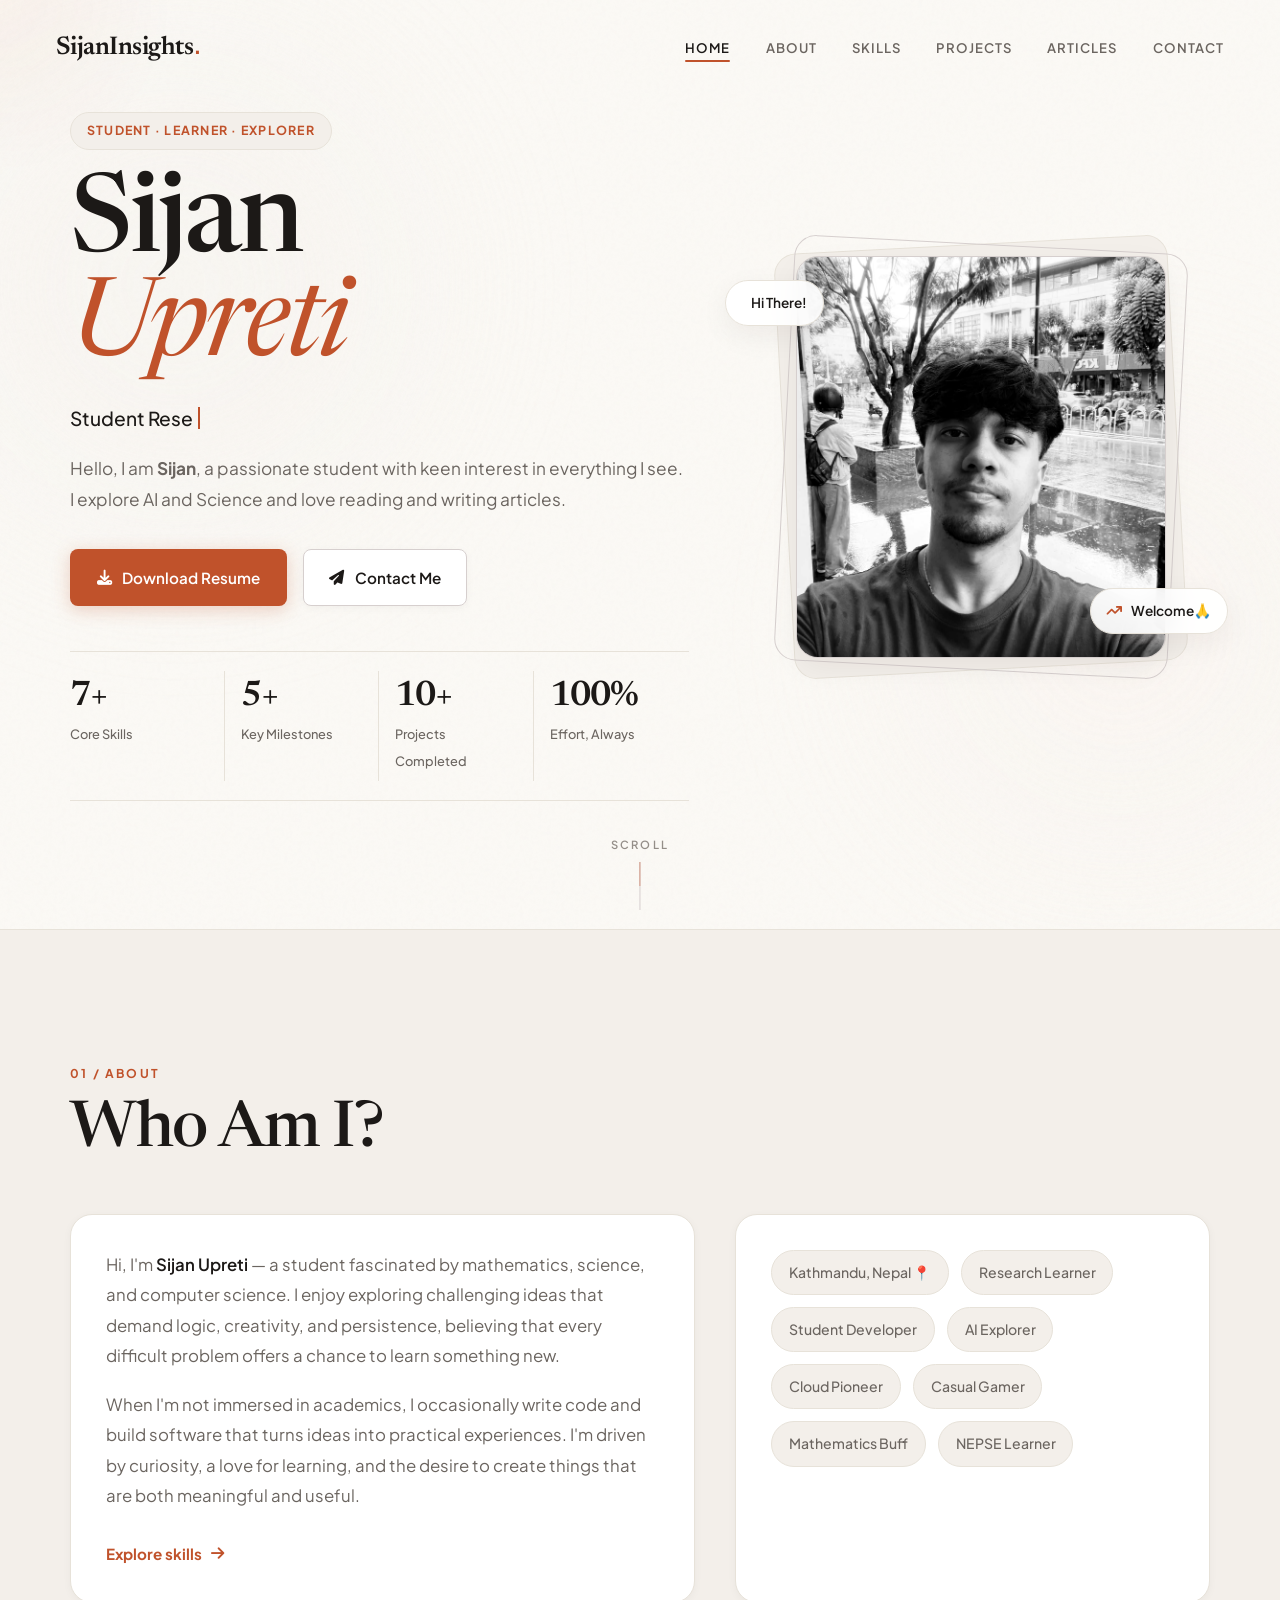
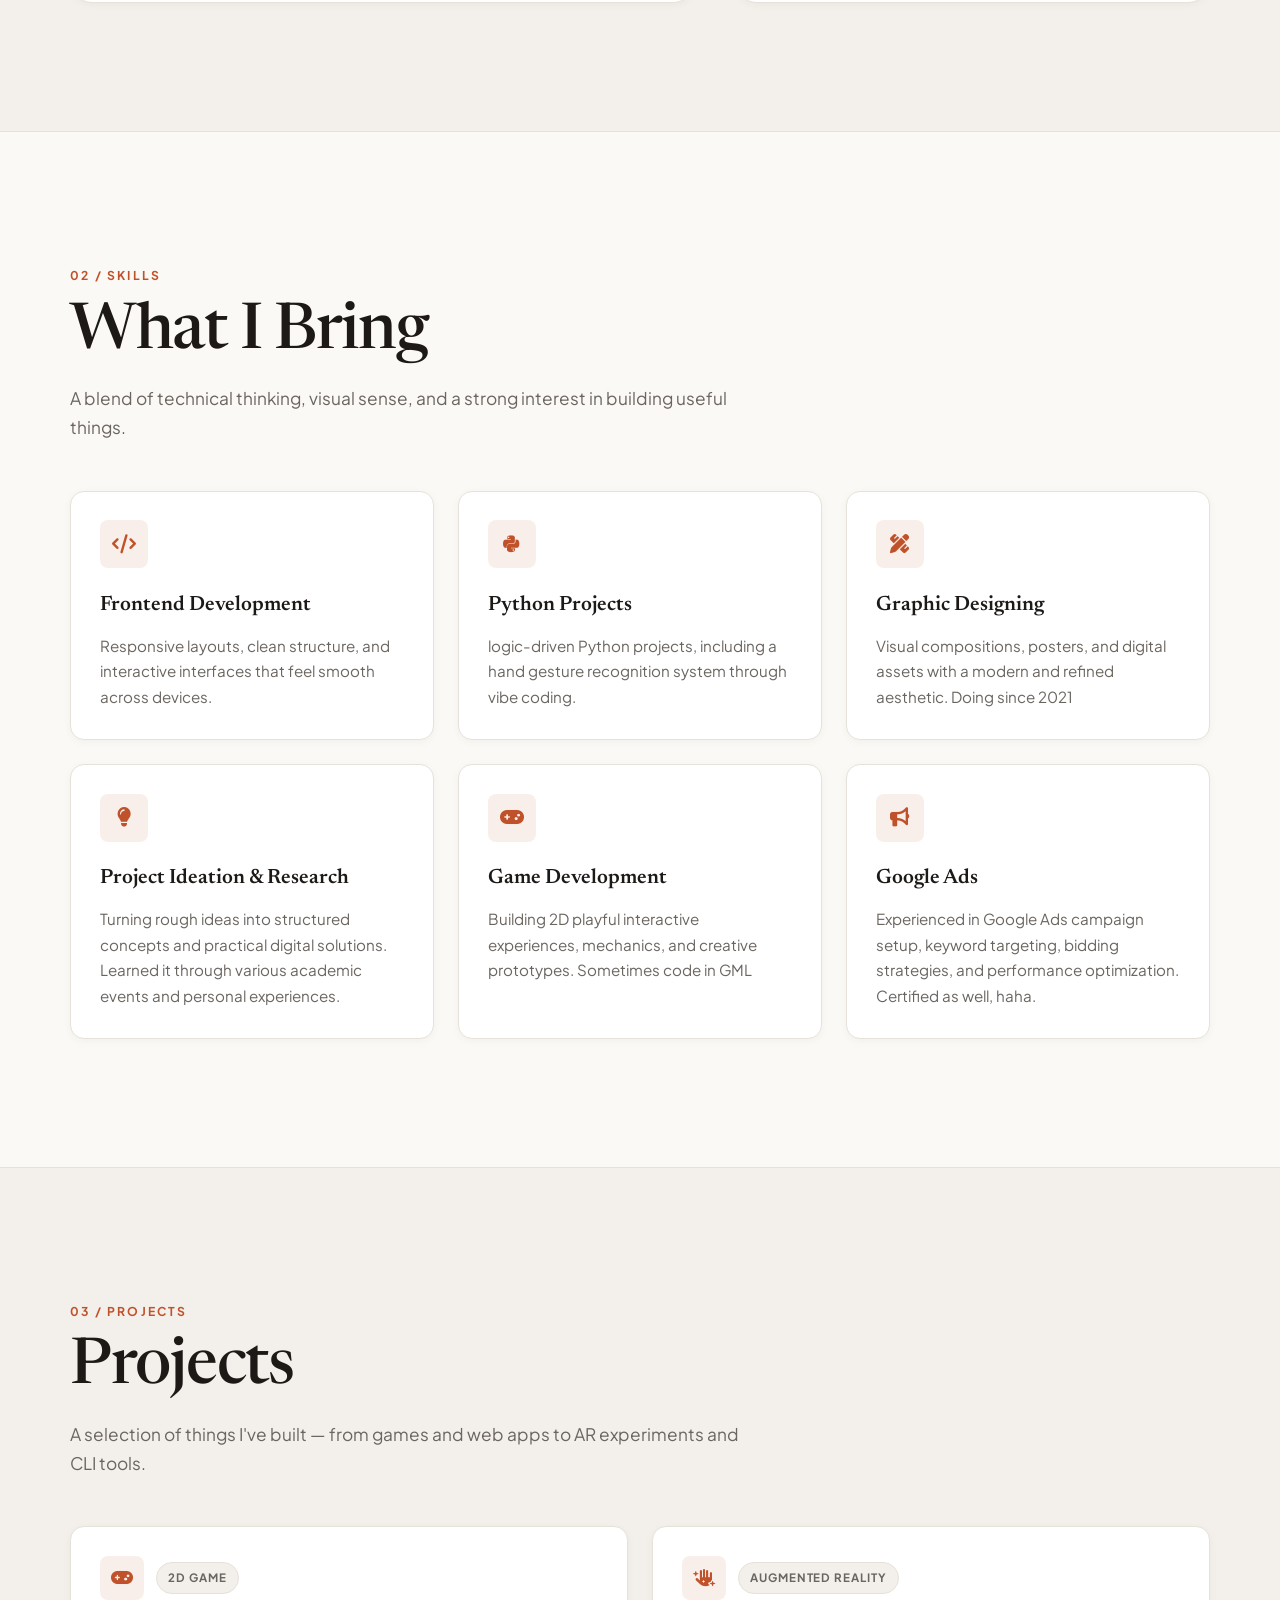
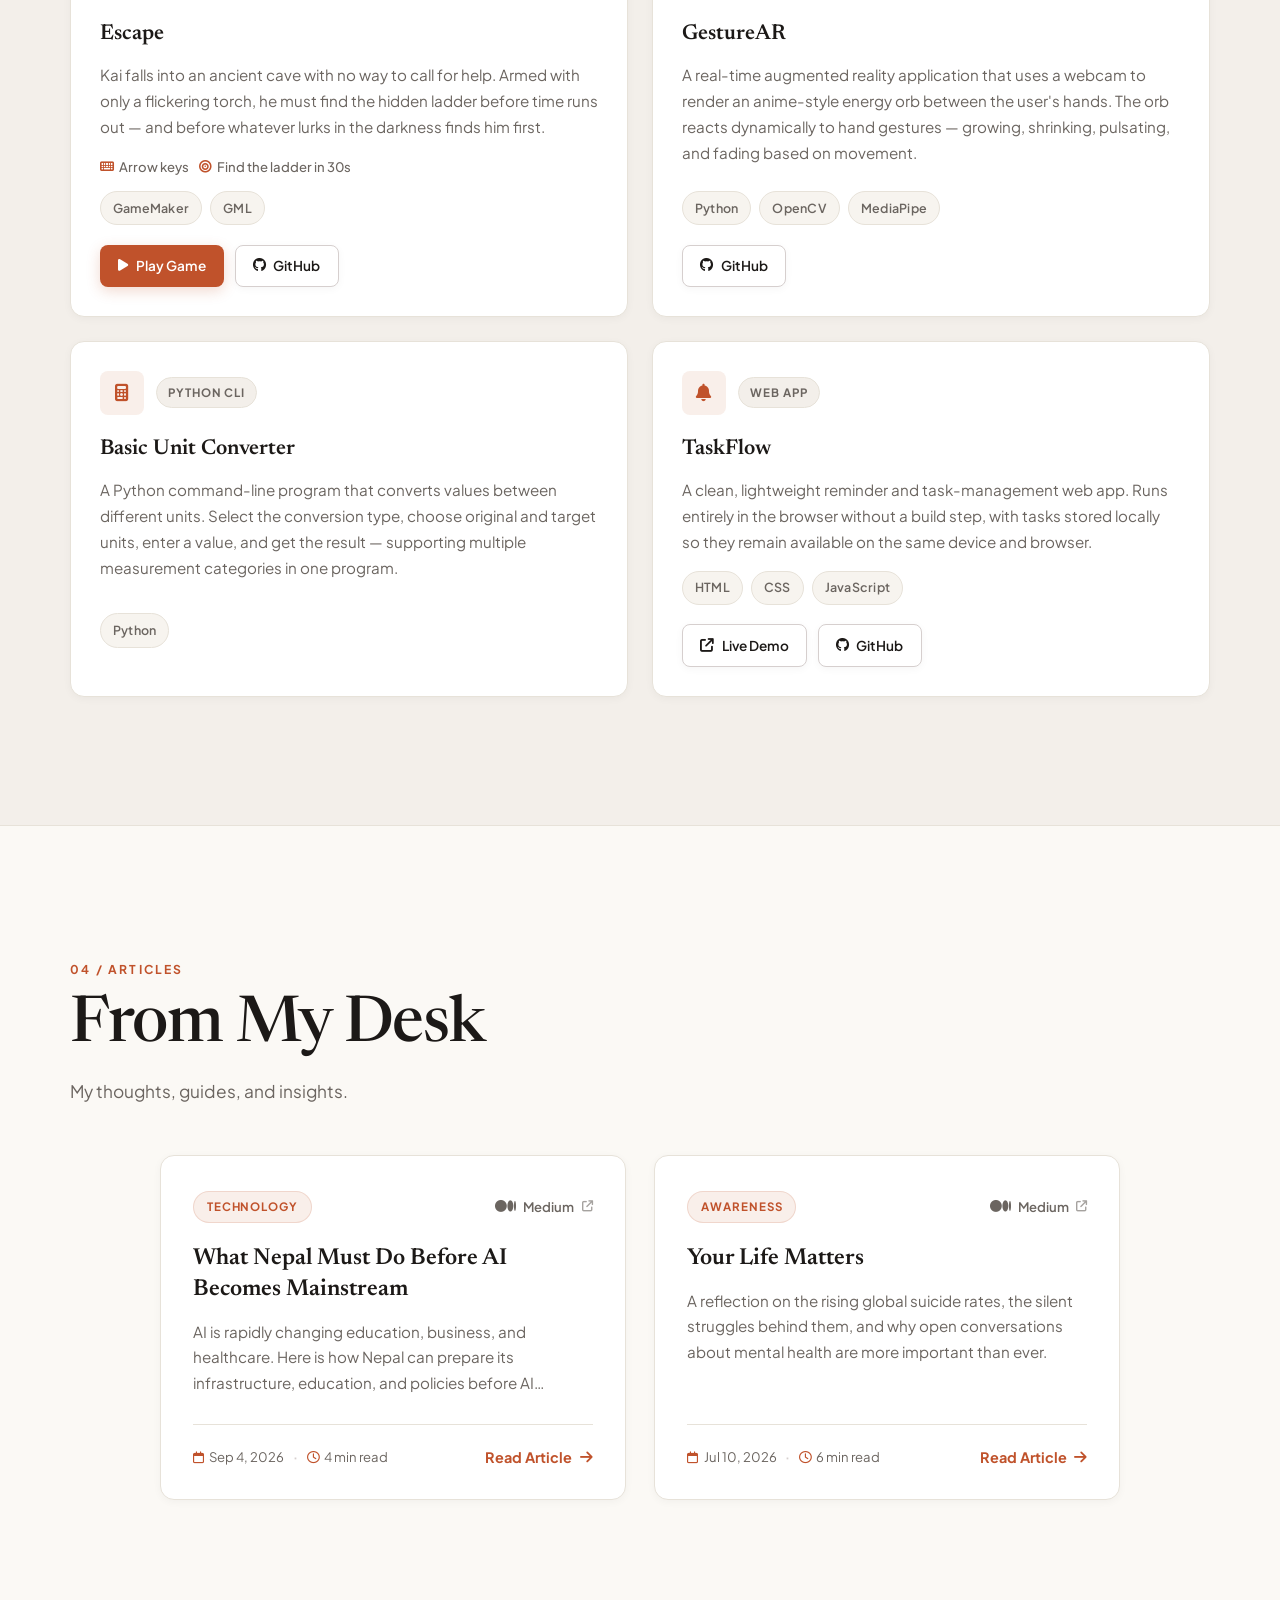
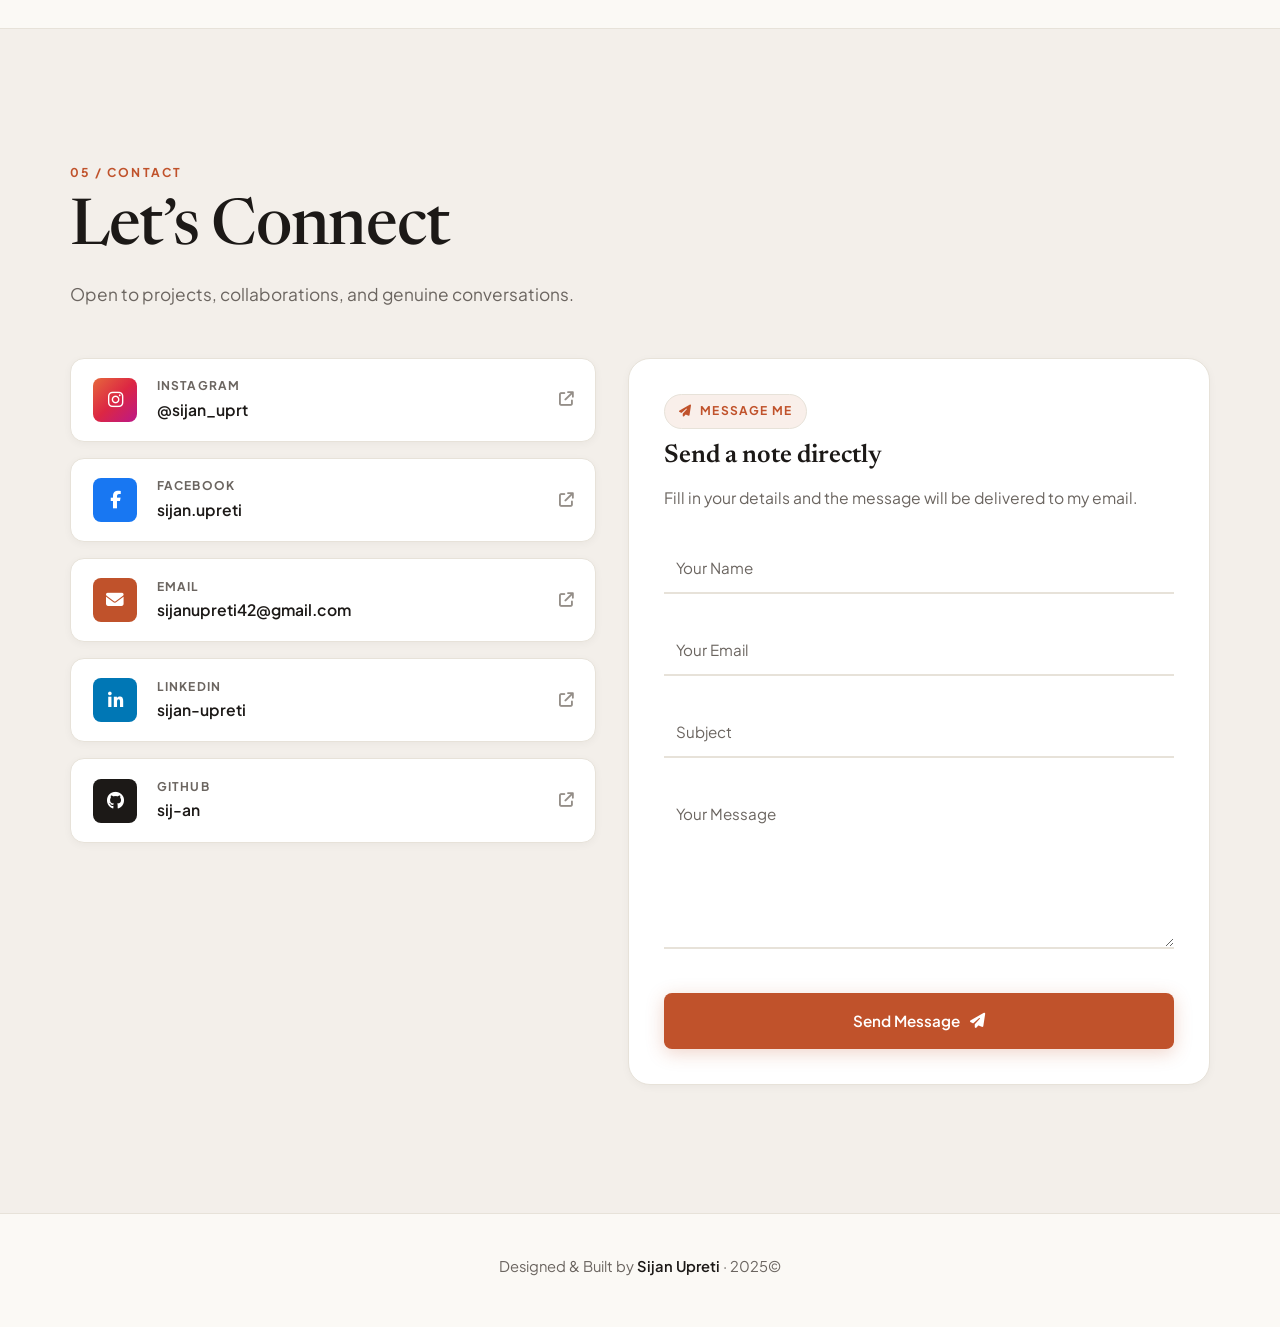
<file: index.html>
<!DOCTYPE html>
<html lang="en">

<head>
  <meta charset="UTF-8" />
  <meta name="viewport" content="width=device-width, initial-scale=1.0" />
  <meta name="theme-color" content="#FBF9F5" />
  <!-- <meta name="description" content="Sijan Upreti's personal portfolio website — modern, interactive, and built for GitHub Pages." /> -->
  <title>Sijan Upreti</title>

  <link rel="preconnect" href="https://fonts.googleapis.com" />
  <link rel="preconnect" href="https://fonts.gstatic.com" crossorigin />
  <link
    href="https://fonts.googleapis.com/css2?family=Newsreader:ital,opsz,wght@0,6..72,400..700;1,6..72,400..700&family=Plus+Jakarta+Sans:ital,wght@0,300..800;1,300..800&display=swap"
    rel="stylesheet" />
  <link rel="stylesheet" href="https://cdnjs.cloudflare.com/ajax/libs/font-awesome/6.5.0/css/all.min.css" />
  <link rel="stylesheet" href="style.css" />


  <!-- favicon added -->
  <link rel="icon" type="image/png" href="/s.png">
</head>

<body>
  <div class="page-progress" id="pageProgress"></div>
  <div class="cursor-glow" id="cursorGlow" aria-hidden="true"></div>
  <div class="ambient ambient-a" aria-hidden="true"></div>
  <div class="ambient ambient-b" aria-hidden="true"></div>

  <header class="navbar" id="navbar">
    <a class="nav-logo" href="#home" aria-label="Go to home">
      SijanInsights<span class="dot">.</span>
    </a>

    <nav>
      <ul class="nav-links" id="navLinks">
        <li><a href="#home" class="nav-link active">Home</a></li>
        <li><a href="#about" class="nav-link">About</a></li>
        <li><a href="#skills" class="nav-link">Skills</a></li>
        <li><a href="#projects" class="nav-link">Projects</a></li>
        <li><a href="#articles" class="nav-link">Articles</a></li>
        <li><a href="#contact" class="nav-link">Contact</a></li>
      </ul>
    </nav>

    <button class="hamburger" id="hamburger" aria-label="Toggle menu" aria-expanded="false" aria-controls="navLinks">
      <span></span><span></span><span></span>
    </button>
  </header>

  <main>
    <section class="section home-section" id="home">
      <div class="noise"></div>

      <div class="hero-content">
        <div class="hero-copy reveal">
          <p class="eyebrow">Student · Learner · Explorer</p>
          <h1 class="hero-name">Sijan<br /><span class="accent">Upreti</span></h1>
          <p class="hero-role">
            <span class="typed" id="typedRole"></span>
          </p>
          <p class="hero-description">
            Hello, I am <b>Sijan</b>, a passionate student with keen interest in everything I see. I explore AI
            and Science and love reading and writing articles.

          </p>

          <div class="hero-actions">
            <a href="Resume.pdf" class="btn btn-primary" download>
              <i class="fa-solid fa-download"></i>
              Download Resume
            </a>
            <a href="#contact" class="btn btn-secondary">
              <i class="fa-solid fa-paper-plane"></i>
              Contact Me
            </a>
          </div>

          <div class="hero-stats">
            <div class="stat-card reveal">
              <!-- <span class="stat-number" data-count="6" >0</span> -->
              <span class="stat-number" data-count="7" data-suffix="+">0</span>
              <span class="stat-label">Core skills</span>
            </div>
            <div class="stat-card reveal">
              <!-- <span class="stat-number" data-count="5">5</span> -->
              <span class="stat-number" data-count="5" data-suffix="+">0</span>
              <span class="stat-label">Key milestones</span>
            </div>

            <div class="stat-card reveal">
              <!-- <span class="stat-number" data-count="10">0</span> -->
              <span class="stat-number" data-count="10" data-suffix="+">0</span>
              <span class="stat-label">Projects Completed</span>
            </div>

            <div class="stat-card reveal">
              <!-- <span class="stat-number" data-count="100">0</span> -->
              <span class="stat-number" data-count="100" data-suffix="%">0</span>
              <span class="stat-label">effort, always</span>
            </div>

          </div>
        </div>

        <div class="hero-visual reveal">
          <div class="photo-shell">
            <div class="photo-ring"></div>
            <div class="photo-ring photo-ring-alt"></div>
            <div class="hero-photo">
              <img src="sijan.jpeg" alt="Portrait of Sijan Upreti" />
            </div>
          </div>
          <div class="floating-note note-top">
            <i class="fa-solid fa-sparkles"></i>
            <span>Hi There!</span>
          </div>
          <div class="floating-note note-bottom">
            <i class="fa-solid fa-arrow-trend-up"></i>
            <span>Welcome🙏</span>
          </div>
        </div>
      </div>

      <a href="#about" class="scroll-indicator" aria-label="Scroll to about section">
        <span>scroll</span>
        <div class="scroll-line"></div>
      </a>
    </section>

    <section class="section about-section" id="about">
      <div class="container">
        <div class="section-heading reveal">
          <p class="section-label">01 / About</p>
          <h2 class="section-title">Who Am I?</h2>
        </div>

        <div class="about-grid">
          <div class="about-text reveal">
            <p>
              Hi, I'm <strong>Sijan Upreti</strong> — a student fascinated by mathematics, science, and computer
              science. I enjoy exploring challenging ideas that demand logic, creativity, and persistence, believing
              that every difficult problem offers a chance to learn something new.
            </p>

            <p>
              When I'm not immersed in academics, I occasionally write code and build software that turns ideas into
              practical experiences. I'm driven by curiosity, a love for learning, and the desire to create things that
              are both meaningful and useful.
            </p>

            <div class="about-actions">
              <a href="#skills" class="inline-link">
                Explore skills
                <i class="fa-solid fa-arrow-right"></i>
              </a>
            </div>
          </div>

          <div class="about-panel reveal">
            <div class="about-chip-grid">
              <span class="tag">Kathmandu, Nepal 📍</span>
              <span class="tag">Research Learner</span>
              <span class="tag">Student Developer</span>
              <span class="tag">AI Explorer</span>
              <span class="tag">Cloud Pioneer</span>
              <span class="tag">Casual Gamer</span>
              <span class="tag">Mathematics Buff</span>
              <span class="tag">NEPSE Learner</span>
            </div>
          </div>
        </div>
      </div>
    </section>

    <section class="section skills-section" id="skills">
      <div class="container">
        <div class="section-heading reveal">
          <p class="section-label">02 / Skills</p>
          <h2 class="section-title">What I Bring</h2>
          <p class="section-subtitle">
            A blend of technical thinking, visual sense, and a strong interest in building useful things.
          </p>
        </div>

        <div class="skills-grid">
          <article class="skill-card reveal">
            <div class="skill-icon"><i class="fa-solid fa-code"></i></div>
            <h3>Frontend Development</h3>
            <p>Responsive layouts, clean structure, and interactive interfaces that feel smooth across devices.</p>
          </article>

          <article class="skill-card reveal">
            <div class="skill-icon"><i class="fa-brands fa-python"></i></div>
            <h3>Python Projects</h3>
            <p>logic-driven Python projects, including a hand gesture recognition system through vibe coding.</p>
          </article>

          <article class="skill-card reveal">
            <div class="skill-icon"><i class="fa-solid fa-pen-ruler"></i></div>
            <h3>Graphic Designing</h3>
            <p>Visual compositions, posters, and digital assets with a modern and refined aesthetic. Doing since 2021
            </p>
          </article>

          <article class="skill-card reveal">
            <div class="skill-icon"><i class="fa-solid fa-lightbulb"></i></div>
            <h3>Project Ideation & Research</h3>
            <p>Turning rough ideas into structured concepts and practical digital solutions. Learned it through various
              academic events and personal experiences.</p>
          </article>

          <article class="skill-card reveal">
            <div class="skill-icon"><i class="fa-solid fa-gamepad"></i></div>
            <h3>Game Development</h3>
            <p>Building 2D playful interactive experiences, mechanics, and creative prototypes. Sometimes code in GML
            </p>
          </article>

          <article class="skill-card reveal">
            <div class="skill-icon"><i class="fa-solid fa-bullhorn"></i></div>
            <h3>Google Ads</h3>
            <p>Experienced in Google Ads campaign setup, keyword targeting, bidding strategies, and performance
              optimization. Certified as well, haha.</p>
          </article>
        </div>
      </div>
    </section>

    <section class="section projects-section" id="projects">
      <div class="container">
        <div class="section-heading reveal">
          <p class="section-label">03 / Projects</p>
          <h2 class="section-title">Projects</h2>
          <p class="section-subtitle">
            A selection of things I've built — from games and web apps to AR experiments and CLI tools.
          </p>
        </div>

        <div class="projects-grid">
          <!-- Project 1: Escape -->
          <article class="project-card reveal">
            <div class="project-card-header">
              <div class="project-icon"><i class="fa-solid fa-gamepad"></i></div>
              <span class="project-type">2D Game</span>
            </div>
            <h3 class="project-name">Escape</h3>
            <p class="project-desc">
              Kai falls into an ancient cave with no way to call for help. Armed with only a flickering torch, he must
              find the hidden ladder before time runs out — and before whatever lurks in the darkness finds him first.
            </p>
            <div class="project-details">
              <span class="project-detail"><i class="fa-solid fa-keyboard"></i> Arrow keys</span>
              <span class="project-detail"><i class="fa-solid fa-bullseye"></i> Find the ladder in 30s</span>
            </div>
            <div class="project-tech">
              <span class="tech-tag">GameMaker</span>
              <span class="tech-tag">GML</span>
            </div>
            <div class="project-links">
              <a href="https://sijan-64.itch.io/escape" target="_blank" rel="noreferrer"
                class="btn btn-primary btn-sm project-btn-play">
                <i class="fa-solid fa-play"></i> Play Game
              </a>
              <a href="https://github.com/sij-an/GAME" target="_blank" rel="noreferrer"
                class="btn btn-secondary btn-sm">
                <i class="fa-brands fa-github"></i> GitHub
              </a>
            </div>
          </article>

          <!-- Project 2: GestureAR -->
          <article class="project-card reveal">
            <div class="project-card-header">
              <div class="project-icon"><i class="fa-solid fa-hand-sparkles"></i></div>
              <span class="project-type">Augmented Reality</span>
            </div>
            <h3 class="project-name">GestureAR</h3>
            <p class="project-desc">
              A real-time augmented reality application that uses a webcam to render an anime-style energy orb between
              the user's hands. The orb reacts dynamically to hand gestures — growing, shrinking, pulsating, and fading
              based on movement.
            </p>
            <div class="project-tech">
              <span class="tech-tag">Python</span>
              <span class="tech-tag">OpenCV</span>
              <span class="tech-tag">MediaPipe</span>
            </div>
            <div class="project-links">
              <a href="https://github.com/sij-an/dragonball" target="_blank" rel="noreferrer"
                class="btn btn-secondary btn-sm">
                <i class="fa-brands fa-github"></i> GitHub
              </a>
            </div>
          </article>

          <!-- Project 3: Basic Unit Converter -->
          <article class="project-card reveal">
            <div class="project-card-header">
              <div class="project-icon"><i class="fa-solid fa-calculator"></i></div>
              <span class="project-type">Python CLI</span>
            </div>
            <h3 class="project-name">Basic Unit Converter</h3>
            <p class="project-desc">
              A Python command-line program that converts values between different units. Select the conversion type,
              choose original and target units, enter a value, and get the result — supporting multiple measurement
              categories in one program.
            </p>
            <div class="project-tech">
              <span class="tech-tag">Python</span>
            </div>
            <!-- No links for this project -->
          </article>

          <!-- Project 4: TaskFlow -->
          <article class="project-card reveal">
            <div class="project-card-header">
              <div class="project-icon"><i class="fa-solid fa-bell"></i></div>
              <span class="project-type">Web App</span>
            </div>
            <h3 class="project-name">TaskFlow</h3>
            <p class="project-desc">
              A clean, lightweight reminder and task-management web app. Runs entirely in the browser without a build
              step, with tasks stored locally so they remain available on the same device and browser.
            </p>
            <div class="project-tech">
              <span class="tech-tag">HTML</span>
              <span class="tech-tag">CSS</span>
              <span class="tech-tag">JavaScript</span>
            </div>
            <div class="project-links">
              <a href="https://sij-an.github.io/Reminders/" target="_blank" rel="noreferrer"
                class="btn btn-secondary btn-sm">
                <i class="fa-solid fa-arrow-up-right-from-square"></i> Live Demo
              </a>
              <a href="https://github.com/sij-an/Reminders" target="_blank" rel="noreferrer"
                class="btn btn-secondary btn-sm">
                <i class="fa-brands fa-github"></i> GitHub
              </a>
            </div>
          </article>
        </div>



        <!-- Other Projects Subsection -->
        <!-- <div class="other-projects-wrapper reveal">
          <div class="other-projects-heading">
            <h3 class="other-projects-title">Other Projects</h3>
            <p class="other-projects-subtitle">Smaller projects I built during high school level showing my early
              programming experience and progression.</p>
          </div>
          <div class="other-projects-grid"> -->
        <!-- Placeholder cards — details to be added later -->
        <!-- </div>
        </div> -->
      </div>
    </section>











    <!-- some changes i made later to add article section in my portfolio website!!! -->



    <section class="section articles-section" id="articles">
      <div class="container">
        <div class="section-heading reveal">
          <p class="section-label">04 / Articles</p>
          <h2 class="section-title">From My Desk</h2>
          <p class="section-subtitle">
            My thoughts, guides, and insights.
          </p>
        </div>
        <div class="articles-grid" id="articlesGrid">
          <!-- Dynamically populated by script.js -->
        </div>
      </div>
    </section>















    <section class="section contact-section" id="contact">
      <div class="container">
        <div class="section-heading reveal">
          <p class="section-label">05 / Contact</p>
          <h2 class="section-title">Let’s Connect</h2>
          <p class="section-subtitle">
            Open to projects, collaborations, and genuine conversations.
          </p>
        </div>

        <div class="contact-layout">
          <div class="contact-links">
            <a href="https://www.instagram.com/sijan_uprt" target="_blank" rel="noreferrer" class="contact-card reveal">
              <div class="contact-icon instagram-icon"><i class="fa-brands fa-instagram"></i></div>
              <div class="contact-info">
                <span class="contact-platform">Instagram</span>
                <span class="contact-handle">@sijan_uprt</span>
              </div>
              <i class="fa-solid fa-arrow-up-right-from-square contact-arrow"></i>
            </a>

            <a href="https://www.facebook.com/sijan.upreti" target="_blank" rel="noreferrer"
              class="contact-card reveal">
              <div class="contact-icon facebook-icon"><i class="fa-brands fa-facebook-f"></i></div>
              <div class="contact-info">
                <span class="contact-platform">Facebook</span>
                <span class="contact-handle">sijan.upreti</span>
              </div>
              <i class="fa-solid fa-arrow-up-right-from-square contact-arrow"></i>
            </a>

            <a href="mailto:enquiry.sijan@gmail.com" class="contact-card reveal">
              <div class="contact-icon email-icon"><i class="fa-solid fa-envelope"></i></div>
              <div class="contact-info">
                <span class="contact-platform">Email</span>
                <span class="contact-handle">sijanupreti42@gmail.com</span>
              </div>
              <i class="fa-solid fa-arrow-up-right-from-square contact-arrow"></i>
            </a>

            <a href="https://www.linkedin.com/in/sijan-upreti-667699356/" target="_blank" rel="noreferrer"
              class="contact-card reveal">
              <div class="contact-icon linkedin-icon"><i class="fa-brands fa-linkedin-in"></i></div>
              <div class="contact-info">
                <span class="contact-platform">LinkedIn</span>
                <span class="contact-handle">sijan-upreti</span>
              </div>
              <i class="fa-solid fa-arrow-up-right-from-square contact-arrow"></i>
            </a>

            <a href="https://github.com/sij-an" target="_blank" rel="noreferrer" class="contact-card reveal">
              <div class="contact-icon github-icon"><i class="fa-brands fa-github"></i></div>
              <div class="contact-info">
                <span class="contact-platform">GitHub</span>
                <span class="contact-handle">sij-an</span>
              </div>
              <i class="fa-solid fa-arrow-up-right-from-square contact-arrow"></i>
            </a>
          </div>

          <div class="message-card reveal">
            <div class="message-card-header">
              <span class="message-badge"><i class="fa-solid fa-paper-plane"></i> Message me</span>
              <h3>Send a note directly</h3>
              <p>Fill in your details and the message will be delivered to my email.</p>
            </div>

            <form class="contact-form" onsubmit="return false;">

              <div class="form-group">
                <input type="text" id="name" name="name" required placeholder=" ">
                <label for="name">Your Name</label>
                <span class="form-line"></span>
              </div>

              <div class="form-group">
                <input type="email" id="email" name="email" required placeholder=" ">
                <label for="email">Your Email</label>
                <span class="form-line"></span>
              </div>

              <div class="form-group">
                <input type="text" id="subject" name="subject" required placeholder=" ">
                <label for="subject">Subject</label>
                <span class="form-line"></span>
              </div>

              <div class="form-group">
                <textarea id="message" name="message" rows="5" required placeholder=" "></textarea>
                <label for="message">Your Message</label>
                <span class="form-line"></span>
              </div>

              <button type="submit" class="btn btn-primary btn-full">
                <span>Send Message</span>
                <i class="fas fa-paper-plane"></i>
              </button>

            </form>
          </div>
        </div>
      </div>
    </section>
  </main>

  <footer class="footer">
    <p>Designed &amp; Built by <span class="accent">Sijan Upreti</span> · 2025©</p>
  </footer>

  <script src="script.js"></script>

  <!-- form submit that doesn't work -->
  <div id="popup" class="popup">
    <div class="popup-content">
      <p>❌ This didn't work. Please contact me via other media in the contact section.</p>
      <button onclick="closePopup()">OK</button>
    </div>
  </div>

  <!-- script for up thing -->
  <script>
    const form = document.querySelector(".contact-form");
    const popup = document.getElementById("popup");

    form.addEventListener("submit", function (e) {
      e.preventDefault();
      popup.style.display = "flex";
    });

    function closePopup() {
      popup.style.display = "none";
    }
  </script>
</body>

</html>
</file>
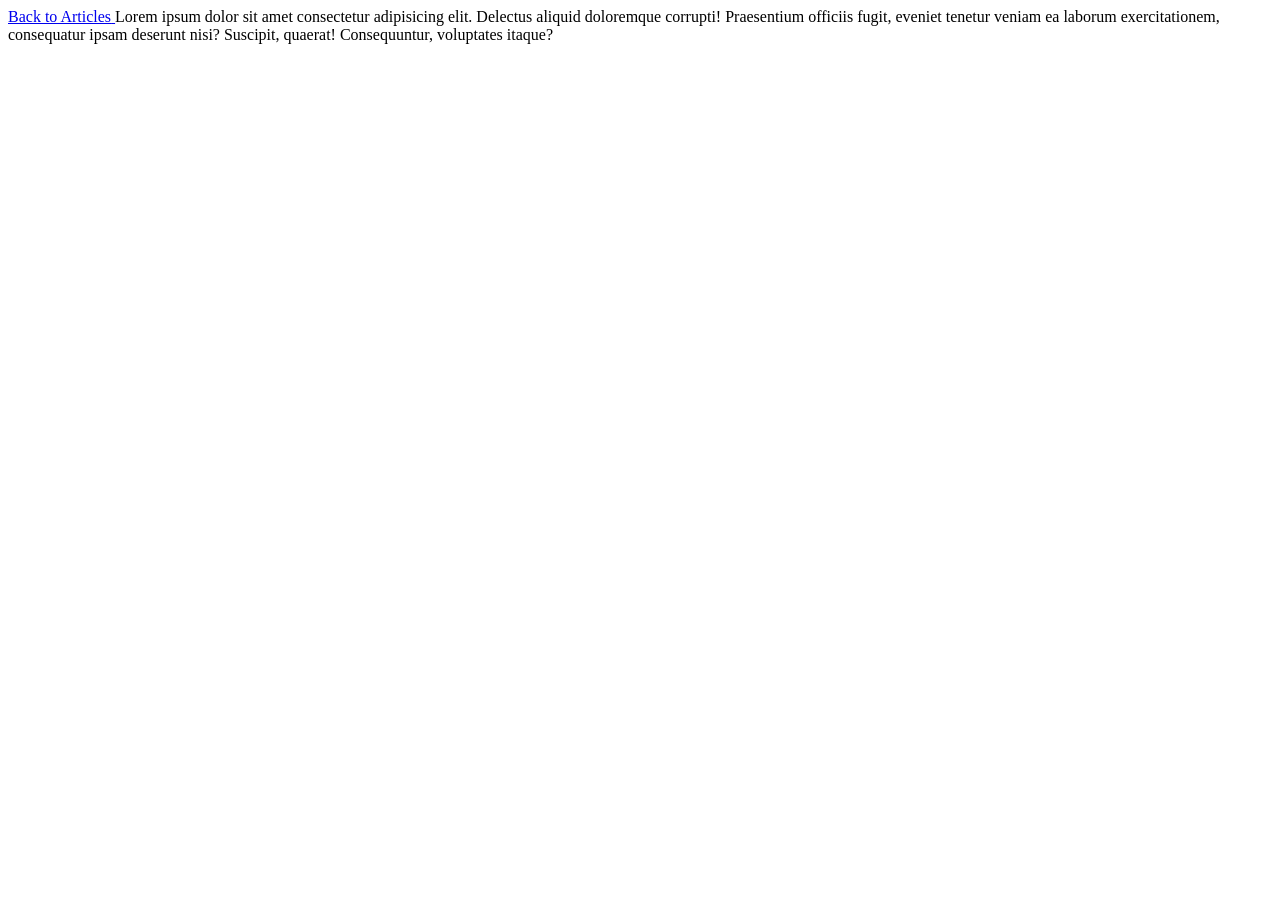
<file: check.html>
<!DOCTYPE html>
<html lang="en">
<head>
    <meta charset="UTF-8">
    <meta name="viewport" content="width=device-width, initial-scale=1.0">
    <title>Document</title>
</head>
<body>


     <a href="index.html#articles" class="article-back">
          <i class="fa-solid fa-arrow-left"></i>
          <span>Back to Articles</span>
        </a>
    Lorem ipsum dolor sit amet consectetur adipisicing elit. Delectus aliquid doloremque corrupti! Praesentium officiis fugit, eveniet tenetur veniam ea laborum exercitationem, consequatur ipsam deserunt nisi? Suscipit, quaerat! Consequuntur, voluptates itaque?
</body>
</html>
</file>
<file: style.css>
/* =========================================
   DESIGN SYSTEM & ROOT VARIABLES
   Theme: Warm Editorial Neutrals + Terracotta Accent
========================================= */

*,
*::before,
*::after {
  margin: 0;
  padding: 0;
  box-sizing: border-box;
}

:root {
  /* Color Palette: Warm Ivory + Terracotta Accent */
  --bg: #FBF9F5;
  --bg-subtle: #F3EFEA;
  --bg-card: #FFFFFF;
  --bg-elevated: #F7F4EF;
  --text: #1C1917;
  --text-muted: #6B6560;
  --text-light: #948E88;
  --accent: #C0522B;
  --accent-hover: #A03E1C;
  --accent-light: #F9EFEA;
  --accent-2: #8B4513;
  --border: #E7E2D9;
  --border-strong: #D6CFCE;
  --danger: #D93838;
  --shadow-sm: 0 2px 8px rgba(28, 25, 23, 0.04);
  --shadow-md: 0 10px 30px rgba(28, 25, 23, 0.06);
  --shadow-lg: 0 20px 50px rgba(28, 25, 23, 0.08);
  --radius-sm: 8px;
  --radius: 14px;
  --radius-lg: 22px;
  --transition: 280ms cubic-bezier(0.16, 1, 0.3, 1);
  --font-head: 'Newsreader', serif;
  --font-body: 'Plus Jakarta Sans', sans-serif;
}

html {
  scroll-behavior: smooth;
}

body {
  font-family: var(--font-body);
  color: var(--text);
  background-color: var(--bg);
  overflow-x: hidden;
  line-height: 1.7;
  -webkit-font-smoothing: antialiased;
  -moz-osx-font-smoothing: grayscale;
}

a {
  color: inherit;
  text-decoration: none;
}

button,
input,
textarea {
  font: inherit;
}

img {
  display: block;
  width: 100%;
}

::selection {
  background: var(--accent-light);
  color: var(--accent);
}

::-webkit-scrollbar {
  width: 8px;
}

::-webkit-scrollbar-track {
  background: var(--bg);
}

::-webkit-scrollbar-thumb {
  background: var(--border-strong);
  border-radius: 999px;
}

::-webkit-scrollbar-thumb:hover {
  background: var(--accent);
}

/* =========================================
   LAYOUT HELPERS & TYPOGRAPHY
========================================= */
.container {
  width: min(1140px, calc(100% - 2.5rem));
  margin: 0 auto;
}

.section {
  position: relative;
  padding: 8rem 0;
}

.section-heading {
  margin-bottom: 3rem;
}

.section-label {
  display: inline-flex;
  align-items: center;
  gap: 0.5rem;
  color: var(--accent);
  letter-spacing: 0.18em;
  text-transform: uppercase;
  font-size: 0.76rem;
  font-weight: 700;
  margin-bottom: 0.8rem;
  font-family: var(--font-body);
}

.section-title {
  font-family: var(--font-head);
  font-size: clamp(2.4rem, 5vw, 4rem);
  font-weight: 500;
  line-height: 1.08;
  letter-spacing: -0.02em;
  color: var(--text);
}

.section-subtitle {
  max-width: 680px;
  color: var(--text-muted);
  margin-top: 1rem;
  font-size: 1.08rem;
  line-height: 1.7;
  font-weight: 400;
}

/* =========================================
   AMBIENT & PROGRESS LAYERS
========================================= */
.page-progress {
  position: fixed;
  inset: 0 auto auto 0;
  width: 0%;
  height: 3px;
  z-index: 220;
  background: var(--accent);
  transition: width 0.1s ease-out;
}

.cursor-glow {
  position: fixed;
  top: 0;
  left: 0;
  width: 380px;
  height: 380px;
  border-radius: 50%;
  pointer-events: none;
  z-index: 0;
  background: radial-gradient(circle, rgba(192, 82, 43, 0.05), transparent 70%);
  filter: blur(20px);
  transform: translate(-50%, -50%);
  opacity: 0.9;
}

.ambient {
  position: fixed;
  border-radius: 50%;
  filter: blur(90px);
  pointer-events: none;
  z-index: 0;
  opacity: 0.4;
}

.ambient-a {
  top: 5%;
  left: -5%;
  width: 30rem;
  height: 30rem;
  background: rgba(243, 239, 234, 0.8);
}

.ambient-b {
  right: -5%;
  bottom: 5%;
  width: 28rem;
  height: 28rem;
  background: rgba(249, 239, 234, 0.6);
}

.noise {
  position: absolute;
  inset: 0;
  background-image: url("data:image/svg+xml,%3Csvg viewBox='0 0 256 256' xmlns='http://www.w3.org/2000/svg'%3E%3Cfilter id='noise'%3E%3CfeTurbulence type='fractalNoise' baseFrequency='0.8' numOctaves='3' stitchTiles='stitch'/%3E%3C/filter%3E%3Crect width='100%25' height='100%25' filter='url(%23noise)' opacity='0.03'/%3E%3C/svg%3E");
  opacity: 0.6;
  pointer-events: none;
}

/* =========================================
   NAVBAR
========================================= */
.navbar {
  position: fixed;
  top: 0;
  inset-inline: 0;
  z-index: 200;
  display: flex;
  align-items: center;
  justify-content: space-between;
  gap: 1.5rem;
  padding: 1.4rem min(6vw, 3.5rem);
  transition: background var(--transition), border-color var(--transition), padding-block var(--transition);
}

.navbar.scrolled {
  backdrop-filter: blur(18px);
  -webkit-backdrop-filter: blur(18px);
  background: rgba(251, 249, 245, 0.88);
  border-bottom: 1px solid var(--border);
  padding-block: 0.95rem;
  box-shadow: var(--shadow-sm);
}

.nav-logo {
  position: relative;
  z-index: 2;
  font-family: var(--font-head);
  font-size: 1.6rem;
  font-weight: 600;
  letter-spacing: -0.02em;
  color: var(--text);
}

.nav-logo .dot {
  color: var(--accent);
  font-family: var(--font-body);
}

.nav-links {
  display: flex;
  align-items: center;
  gap: 2.2rem;
  list-style: none;
}

.nav-link {
  position: relative;
  font-size: 0.82rem;
  font-weight: 600;
  letter-spacing: 0.08em;
  text-transform: uppercase;
  color: var(--text-muted);
  transition: color var(--transition);
}

.nav-link::after {
  content: "";
  position: absolute;
  left: 0;
  bottom: -0.35rem;
  width: 0;
  height: 2px;
  border-radius: 999px;
  background: var(--accent);
  transition: width var(--transition);
}

.nav-link:hover,
.nav-link.active {
  color: var(--text);
}

.nav-link:hover::after,
.nav-link.active::after {
  width: 100%;
}

.hamburger {
  display: none;
  position: relative;
  z-index: 2;
  border: 0;
  background: transparent;
  cursor: pointer;
  padding: 0.35rem;
}

.hamburger span {
  display: block;
  width: 24px;
  height: 2px;
  border-radius: 999px;
  background: var(--text);
  transition: var(--transition);
}

.hamburger span+span {
  margin-top: 6px;
}

.hamburger.active span:nth-child(1) {
  transform: translateY(8px) rotate(45deg);
}

.hamburger.active span:nth-child(2) {
  opacity: 0;
}

.hamburger.active span:nth-child(3) {
  transform: translateY(-8px) rotate(-45deg);
}

/* =========================================
   HERO
========================================= */
.home-section {
  min-height: 100vh;
  display: flex;
  align-items: center;
  position: relative;
  overflow: hidden;
  padding-top: 7rem;
  padding-bottom: 8rem;
}

.hero-content {
  position: relative;
  z-index: 1;
  width: min(1140px, calc(100% - 2.5rem));
  margin: 0 auto;
  display: grid;
  grid-template-columns: 1.15fr 0.85fr;
  align-items: center;
  gap: 4rem;
}

.eyebrow {
  display: inline-flex;
  align-items: center;
  gap: 0.5rem;
  padding: 0.45rem 1rem;
  border: 1px solid var(--border);
  border-radius: 999px;
  background: var(--bg-subtle);
  color: var(--accent);
  font-size: 0.78rem;
  font-weight: 700;
  letter-spacing: 0.1em;
  text-transform: uppercase;
  margin-bottom: 1.5rem;
}

.hero-name {
  font-family: var(--font-head);
  font-size: clamp(3.8rem, 9.5vw, 6.8rem);
  line-height: 0.96;
  letter-spacing: -0.03em;
  font-weight: 500;
  margin-bottom: 1.2rem;
  color: var(--text);
}

.accent {
  color: var(--accent);
  font-style: italic;
  font-weight: 400;
}

.hero-role {
  font-size: 1.2rem;
  color: var(--text-muted);
  margin-bottom: 1.2rem;
  font-weight: 500;
}

.typed {
  position: relative;
  display: inline-block;
  color: var(--text);
}

.typed::after {
  content: "";
  display: inline-block;
  width: 2px;
  height: 1.1em;
  margin-left: 0.3rem;
  vertical-align: -0.15em;
  background: var(--accent);
  animation: blink 0.9s steps(1) infinite;
}

.hero-description {
  max-width: 58ch;
  color: var(--text-muted);
  font-size: 1.08rem;
  line-height: 1.75;
  margin-bottom: 2.2rem;
}

.hero-actions {
  display: flex;
  flex-wrap: wrap;
  gap: 1rem;
  margin-bottom: 2.8rem;
}

.btn {
  display: inline-flex;
  align-items: center;
  justify-content: center;
  gap: 0.65rem;
  min-height: 52px;
  padding: 0.9rem 1.6rem;
  border-radius: var(--radius-sm);
  font-weight: 600;
  font-size: 0.95rem;
  transition: transform var(--transition), box-shadow var(--transition), background var(--transition), color var(--transition), border-color var(--transition);
  border: 1px solid transparent;
  cursor: pointer;
}

.btn:hover {
  transform: translateY(-2px);
}

.btn-primary {
  background: var(--accent);
  color: #FFFFFF;
  box-shadow: 0 4px 18px rgba(192, 82, 43, 0.25);
}

.btn-primary:hover {
  background: var(--accent-hover);
  box-shadow: 0 8px 24px rgba(192, 82, 43, 0.32);
}

.btn-secondary {
  background: var(--bg-card);
  color: var(--text);
  border-color: var(--border-strong);
  box-shadow: var(--shadow-sm);
}

.btn-secondary:hover {
  border-color: var(--accent);
  color: var(--accent);
  background: var(--bg-card);
}

.hero-stats {
  display: grid;
  grid-template-columns: repeat(4, minmax(0, 1fr));
  gap: 0;
  border-top: 1px solid var(--border);
  border-bottom: 1px solid var(--border);
  padding-block: 1.2rem;
}

.stat-card {
  padding: 0.5rem 1rem 0.5rem 0;
  border-right: 1px solid var(--border);
}

.stat-card:last-child {
  border-right: none;
  padding-right: 0;
}

.stat-card:not(:first-child) {
  padding-left: 1rem;
}

.stat-number {
  display: block;
  font-family: var(--font-head);
  font-size: 2.2rem;
  font-weight: 600;
  letter-spacing: -0.03em;
  color: var(--text);
  line-height: 1;
  margin-bottom: 0.3rem;
}

.stat-label {
  color: var(--text-muted);
  font-size: 0.8rem;
  font-weight: 500;
  text-transform: capitalize;
}

/* Visual frame */
.hero-visual {
  position: relative;
  display: grid;
  place-items: center;
}

.photo-shell {
  position: relative;
  width: min(100%, 370px);
  aspect-ratio: 0.92;
  display: grid;
  place-items: center;
}

.photo-ring {
  position: absolute;
  inset: -12px;
  border-radius: var(--radius-lg);
  border: 1px solid var(--border);
  background: var(--bg-subtle);
  transform: rotate(-3deg);
  z-index: 0;
  transition: transform var(--transition);
}

.photo-ring-alt {
  position: absolute;
  inset: -12px;
  border-radius: var(--radius-lg);
  border: 1px solid var(--border-strong);
  background: transparent;
  transform: rotate(3deg);
  z-index: 0;
  transition: transform var(--transition);
}

.photo-shell:hover .photo-ring {
  transform: rotate(-5deg);
}

.photo-shell:hover .photo-ring-alt {
  transform: rotate(5deg);
}

.hero-photo {
  position: relative;
  z-index: 1;
  width: 100%;
  height: 100%;
  overflow: hidden;
  border-radius: var(--radius-lg);
  background: var(--bg-subtle);
  border: 1px solid var(--border-strong);
  box-shadow: var(--shadow-md);
}

.hero-photo img {
  width: 100%;
  height: 100%;
  object-fit: cover;
  filter: contrast(1.02);
}

.floating-note {
  position: absolute;
  display: inline-flex;
  align-items: center;
  gap: 0.55rem;
  padding: 0.65rem 1rem;
  border: 1px solid var(--border);
  border-radius: 999px;
  background: rgba(255, 255, 255, 0.92);
  backdrop-filter: blur(12px);
  -webkit-backdrop-filter: blur(12px);
  color: var(--text);
  font-size: 0.85rem;
  font-weight: 600;
  box-shadow: var(--shadow-md);
  z-index: 2;
  transition: transform var(--transition);
}

.floating-note i {
  color: var(--accent);
}

.note-top {
  top: 6%;
  left: -6%;
}

.note-bottom {
  right: -4%;
  bottom: 6%;
}

.scroll-indicator {
  position: absolute;
  left: 50%;
  bottom: 1.2rem;
  transform: translateX(-50%);
  display: inline-flex;
  flex-direction: column;
  align-items: center;
  gap: 0.5rem;
  color: var(--text-light);
  letter-spacing: 0.18em;
  font-size: 0.7rem;
  text-transform: uppercase;
  z-index: 2;
  font-weight: 600;
  transition: color var(--transition);
}

.scroll-indicator:hover {
  color: var(--accent);
}

.scroll-line {
  width: 1px;
  height: 48px;
  background: var(--border-strong);
  position: relative;
  overflow: hidden;
}

.scroll-line::after {
  content: "";
  position: absolute;
  top: 0;
  left: 0;
  width: 100%;
  height: 50%;
  background: var(--accent);
  animation: pulse 1.8s ease-in-out infinite;
}

/* =========================================
   ABOUT SECTION
========================================= */
.about-section {
  background: var(--bg-subtle);
  border-top: 1px solid var(--border);
  border-bottom: 1px solid var(--border);
}

.about-grid {
  display: grid;
  grid-template-columns: 1.25fr 0.95fr;
  gap: 2.5rem;
  align-items: stretch;
}

.about-text,
.about-panel {
  position: relative;
  border: 1px solid var(--border);
  background: var(--bg-card);
  border-radius: var(--radius-lg);
  padding: 2.2rem;
  box-shadow: var(--shadow-sm);
  transition: transform var(--transition), box-shadow var(--transition), border-color var(--transition);
}

.about-text:hover,
.about-panel:hover {
  border-color: var(--border-strong);
  box-shadow: var(--shadow-md);
}

.about-text p {
  color: var(--text-muted);
  font-size: 1.05rem;
  line-height: 1.8;
}

.about-text p+p {
  margin-top: 1.2rem;
}

.about-text strong {
  color: var(--text);
  font-weight: 600;
}

.about-actions {
  margin-top: 1.8rem;
}

.inline-link {
  display: inline-flex;
  align-items: center;
  gap: 0.55rem;
  color: var(--accent);
  font-weight: 700;
  font-size: 0.95rem;
  transition: color var(--transition);
}

.inline-link i {
  transition: transform var(--transition);
}

.inline-link:hover {
  color: var(--accent-hover);
}

.inline-link:hover i {
  transform: translateX(5px);
}

.about-chip-grid {
  display: flex;
  flex-wrap: wrap;
  gap: 0.75rem;
}

.tag {
  padding: 0.6rem 1.05rem;
  border-radius: 999px;
  border: 1px solid var(--border);
  color: var(--text-muted);
  background: var(--bg-subtle);
  font-size: 0.88rem;
  font-weight: 500;
  transition: transform var(--transition), border-color var(--transition), color var(--transition), background var(--transition);
}

.tag:hover {
  transform: translateY(-2px);
  border-color: var(--accent);
  color: var(--accent);
  background: var(--accent-light);
}

/* =========================================
   SKILLS SECTION
========================================= */
.skills-section {
  background: var(--bg);
}

.skills-grid {
  display: grid;
  grid-template-columns: repeat(3, minmax(0, 1fr));
  gap: 1.5rem;
}

.skill-card {
  position: relative;
  border: 1px solid var(--border);
  background: var(--bg-card);
  border-radius: var(--radius);
  padding: 1.8rem;
  box-shadow: var(--shadow-sm);
  transition: transform var(--transition), border-color var(--transition), box-shadow var(--transition);
}

.skill-card:hover {
  border-color: var(--accent);
  box-shadow: var(--shadow-md);
  transform: translateY(-4px);
}

.skill-icon {
  width: 48px;
  height: 48px;
  display: grid;
  place-items: center;
  border-radius: var(--radius-sm);
  margin-bottom: 1.2rem;
  background: var(--accent-light);
  color: var(--accent);
  font-size: 1.2rem;
}

.skill-card h3 {
  font-family: var(--font-head);
  font-size: 1.3rem;
  font-weight: 600;
  margin-bottom: 0.6rem;
  color: var(--text);
}

.skill-card p {
  color: var(--text-muted);
  font-size: 0.95rem;
  line-height: 1.7;
}



/* =========================================
   PROJECTS SECTION
========================================= */
.projects-section {
  background: var(--bg-subtle);
  border-top: 1px solid var(--border);
  border-bottom: 1px solid var(--border);
}

.projects-grid {
  display: grid;
  grid-template-columns: repeat(2, minmax(0, 1fr));
  gap: 1.5rem;
}

.project-card {
  position: relative;
  display: flex;
  flex-direction: column;
  border: 1px solid var(--border);
  background: var(--bg-card);
  border-radius: var(--radius);
  padding: 1.8rem;
  box-shadow: var(--shadow-sm);
  transition: transform var(--transition), border-color var(--transition), box-shadow var(--transition);
}

.project-card:hover {
  border-color: var(--accent);
  box-shadow: var(--shadow-md);
  transform: translateY(-4px);
}

.project-card-header {
  display: flex;
  align-items: center;
  gap: 0.75rem;
  margin-bottom: 1rem;
}

.project-icon {
  width: 44px;
  height: 44px;
  display: grid;
  place-items: center;
  border-radius: var(--radius-sm);
  background: var(--accent-light);
  color: var(--accent);
  font-size: 1.1rem;
  flex-shrink: 0;
}

.project-type {
  display: inline-flex;
  align-items: center;
  padding: 0.3rem 0.7rem;
  border-radius: 999px;
  border: 1px solid var(--border);
  background: var(--bg-subtle);
  color: var(--text-muted);
  font-size: 0.72rem;
  font-weight: 700;
  text-transform: uppercase;
  letter-spacing: 0.08em;
}

.project-name {
  font-family: var(--font-head);
  font-size: 1.35rem;
  font-weight: 600;
  margin-bottom: 0.6rem;
  color: var(--text);
}

.project-desc {
  color: var(--text-muted);
  font-size: 0.95rem;
  line-height: 1.7;
  margin-bottom: 1rem;
  flex-grow: 1;
}

.project-details {
  display: flex;
  flex-wrap: wrap;
  gap: 0.6rem;
  margin-bottom: 0.8rem;
}

.project-detail {
  display: inline-flex;
  align-items: center;
  gap: 0.35rem;
  color: var(--text-muted);
  font-size: 0.82rem;
  font-weight: 500;
}

.project-detail i {
  color: var(--accent);
  font-size: 0.78rem;
}

.project-tech {
  display: flex;
  flex-wrap: wrap;
  gap: 0.5rem;
  margin-bottom: 1.2rem;
}

.tech-tag {
  padding: 0.35rem 0.75rem;
  border-radius: 999px;
  border: 1px solid var(--border);
  background: var(--bg-elevated);
  color: var(--text-muted);
  font-size: 0.78rem;
  font-weight: 600;
  letter-spacing: 0.02em;
  transition: border-color var(--transition), color var(--transition), background var(--transition);
}

.project-card:hover .tech-tag {
  border-color: var(--border-strong);
}

.project-links {
  display: flex;
  flex-wrap: wrap;
  gap: 0.65rem;
  margin-top: auto;
}

.btn-sm {
  min-height: 40px;
  padding: 0.55rem 1.1rem;
  font-size: 0.85rem;
  gap: 0.45rem;
}

.project-btn-play {
  box-shadow: 0 4px 14px rgba(192, 82, 43, 0.22);
}

.project-btn-play:hover {
  box-shadow: 0 6px 20px rgba(192, 82, 43, 0.3);
}

/* --- Other Projects Subsection --- */
.other-projects-wrapper {
  margin-top: 1.5rem;
  border: 1px solid var(--border);
  background: var(--bg-card);
  border-radius: var(--radius);
  padding: 1.8rem;
  box-shadow: var(--shadow-sm);
  transition: transform var(--transition), border-color var(--transition), box-shadow var(--transition);
}

.other-projects-heading {
  margin-bottom: 0;
}

.other-projects-title {
  font-family: var(--font-head);
  font-size: 1.5rem;
  font-weight: 600;
  color: var(--text);
  margin-bottom: 0.4rem;
}

.other-projects-subtitle {
  color: var(--text-muted);
  font-size: 0.95rem;
  line-height: 1.7;
  max-width: 600px;
}

.other-projects-grid {
  display: grid;
  grid-template-columns: repeat(3, minmax(0, 1fr));
  gap: 1rem;
}

.other-projects-grid:not(:empty) {
  margin-top: 1.5rem;
}

/* =========================================
   ARTICLES SECTION
========================================= */
.articles-section {
  background: var(--bg);
}

.articles-grid {
  display: grid;
  grid-template-columns: repeat(2, minmax(0, 1fr));
  gap: 1.8rem;
  max-width: 960px;
  margin: 2.5rem auto 0;
}

.article-card {
  position: relative;
  border: 1px solid var(--border);
  background: var(--bg-card);
  border-radius: var(--radius);
  box-shadow: var(--shadow-sm);
  padding: 2.2rem 2rem 1.8rem;
  display: flex;
  flex-direction: column;
  text-decoration: none;
  color: inherit;
  overflow: hidden;
  transition: transform var(--transition), border-color var(--transition), box-shadow var(--transition);
}

.article-card::before {
  content: "";
  position: absolute;
  top: 0;
  left: 0;
  right: 0;
  height: 3px;
  background: transparent;
  transition: background-color var(--transition);
}

.article-card:hover {
  border-color: var(--accent);
  box-shadow: 0 16px 36px rgba(192, 82, 43, 0.08), var(--shadow-md);
  transform: translateY(-4px);
}

.article-card:hover::before {
  background: var(--accent);
}

.article-card-header {
  display: flex;
  align-items: center;
  justify-content: space-between;
  margin-bottom: 1.25rem;
}

.article-category {
  display: inline-flex;
  align-items: center;
  padding: 0.32rem 0.8rem;
  border-radius: 999px;
  background: var(--accent-light);
  border: 1px solid rgba(192, 82, 43, 0.16);
  color: var(--accent);
  font-size: 0.72rem;
  font-weight: 700;
  text-transform: uppercase;
  letter-spacing: 0.08em;
}

.article-platform {
  display: inline-flex;
  align-items: center;
  gap: 0.45rem;
  font-size: 0.82rem;
  font-weight: 600;
  color: var(--text-muted);
  transition: color var(--transition);
}

.article-platform i.fa-medium {
  font-size: 1.05rem;
}

.article-ext-icon {
  font-size: 0.7rem;
  opacity: 0.6;
  transition: transform var(--transition), opacity var(--transition);
}

.article-card:hover .article-platform {
  color: var(--accent);
}

.article-card:hover .article-ext-icon {
  opacity: 1;
  transform: translate(2px, -2px);
}

.article-content {
  display: flex;
  flex-direction: column;
  flex-grow: 1;
}

.article-title {
  font-family: var(--font-head);
  font-size: 1.45rem;
  line-height: 1.35;
  margin-bottom: 0.85rem;
  font-weight: 600;
  color: var(--text);
  display: -webkit-box;
  -webkit-line-clamp: 2;
  line-clamp: 2;
  -webkit-box-orient: vertical;
  overflow: hidden;
  transition: color var(--transition);
}

.article-card:hover .article-title {
  color: var(--accent);
}

.article-desc {
  color: var(--text-muted);
  font-size: 0.95rem;
  line-height: 1.68;
  margin-bottom: 1.8rem;
  display: -webkit-box;
  -webkit-line-clamp: 3;
  line-clamp: 3;
  -webkit-box-orient: vertical;
  overflow: hidden;
}

.article-card-footer {
  margin-top: auto;
  padding-top: 1.25rem;
  border-top: 1px solid var(--border);
  display: flex;
  align-items: center;
  justify-content: space-between;
  gap: 1rem;
}

.article-meta {
  display: flex;
  align-items: center;
  gap: 0.55rem;
  font-size: 0.82rem;
  color: var(--text-muted);
}

.article-meta i {
  color: var(--accent);
  margin-right: 0.2rem;
  font-size: 0.78rem;
}

.article-dot {
  color: var(--border-strong);
  font-weight: 700;
}

.btn-read-article {
  display: inline-flex;
  align-items: center;
  gap: 0.45rem;
  color: var(--accent);
  font-weight: 700;
  font-size: 0.9rem;
  transition: color var(--transition);
}

.btn-read-article i {
  transition: transform var(--transition);
}

.article-card:hover .btn-read-article {
  color: var(--accent-hover);
}

.article-card:hover .btn-read-article i {
  transform: translateX(4px);
}

/* =========================================
   CONTACT SECTION
========================================= */
.contact-section {
  background: var(--bg-subtle);
  border-top: 1px solid var(--border);
}

.contact-layout {
  display: grid;
  grid-template-columns: 0.95fr 1.05fr;
  gap: 2rem;
  align-items: start;
}

.contact-links {
  display: grid;
  gap: 1rem;
}

.contact-card {
  display: flex;
  align-items: center;
  gap: 1.2rem;
  padding: 1.1rem 1.4rem;
  border: 1px solid var(--border);
  background: var(--bg-card);
  border-radius: var(--radius);
  box-shadow: var(--shadow-sm);
  transition: transform var(--transition), border-color var(--transition), box-shadow var(--transition);
}

.contact-card:hover {
  border-color: var(--accent);
  box-shadow: var(--shadow-md);
  transform: translateY(-2px);
}

.contact-icon {
  width: 44px;
  height: 44px;
  border-radius: var(--radius-sm);
  display: grid;
  place-items: center;
  color: #fff;
  font-size: 1.1rem;
  flex-shrink: 0;
}

.instagram-icon {
  background: linear-gradient(135deg, #e6683c, #dc2743, #bc1888);
}

.facebook-icon {
  background: #1877f2;
}

.email-icon {
  background: var(--accent);
}

.linkedin-icon {
  background: #0077b5;
}

.github-icon {
  background: #1C1917;
}

.contact-info {
  display: flex;
  flex-direction: column;
  flex: 1;
}

.contact-platform {
  color: var(--text-muted);
  font-size: 0.75rem;
  font-weight: 700;
  letter-spacing: 0.1em;
  text-transform: uppercase;
}

.contact-handle {
  font-size: 0.98rem;
  font-weight: 600;
  color: var(--text);
}

.contact-arrow {
  color: var(--text-light);
  font-size: 0.9rem;
  transition: transform var(--transition), color var(--transition);
}

.contact-card:hover .contact-arrow {
  color: var(--accent);
  transform: translate(3px, -3px);
}

.message-card {
  padding: 2.2rem;
  border: 1px solid var(--border);
  background: var(--bg-card);
  border-radius: var(--radius-lg);
  box-shadow: var(--shadow-sm);
}

.message-card-header h3 {
  font-family: var(--font-head);
  font-size: 1.6rem;
  font-weight: 600;
  margin-top: 0.4rem;
  margin-bottom: 0.4rem;
  color: var(--text);
}

.message-card-header p {
  color: var(--text-muted);
  margin-bottom: 1.8rem;
  font-size: 0.98rem;
}

.message-badge {
  display: inline-flex;
  align-items: center;
  gap: 0.5rem;
  padding: 0.4rem 0.85rem;
  border: 1px solid var(--border);
  background: var(--accent-light);
  color: var(--accent);
  border-radius: 999px;
  font-size: 0.75rem;
  font-weight: 700;
  text-transform: uppercase;
  letter-spacing: 0.1em;
}

/* Contact Form Styling */
.contact-form {
  width: 100%;
}

.form-group {
  position: relative;
  margin-bottom: 1.8rem;
}

.form-group input,
.form-group textarea {
  width: 100%;
  padding: 14px 12px 10px;
  font-size: 1rem;
  color: var(--text);
  border: none;
  border-bottom: 2px solid var(--border);
  outline: none;
  background: transparent;
  transition: border-color var(--transition);
}

.form-group label {
  position: absolute;
  top: 14px;
  left: 12px;
  color: var(--text-muted);
  font-size: 0.95rem;
  pointer-events: none;
  transition: transform 0.25s ease, font-size 0.25s ease, color 0.25s ease;
}

/* Floating label effect */
.form-group input:focus~label,
.form-group input:not(:placeholder-shown)~label,
.form-group textarea:focus~label,
.form-group textarea:not(:placeholder-shown)~label {
  transform: translateY(-24px);
  font-size: 0.78rem;
  font-weight: 600;
  color: var(--accent);
}

.form-group input:focus,
.form-group textarea:focus {
  border-bottom: 2px solid var(--accent);
}

.form-line {
  display: none;
}

.btn-full {
  width: 100%;
  margin-top: 0.5rem;
}

/* =========================================
   POPUP MODAL
========================================= */
.popup {
  display: none;
  position: fixed;
  top: 0;
  left: 0;
  width: 100%;
  height: 100%;
  background: rgba(28, 25, 23, 0.45);
  backdrop-filter: blur(8px);
  -webkit-backdrop-filter: blur(8px);
  justify-content: center;
  align-items: center;
  z-index: 300;
}

.popup-content {
  background: var(--bg-card);
  color: var(--text);
  padding: 2rem;
  border-radius: var(--radius);
  border: 1px solid var(--border);
  text-align: center;
  max-width: 360px;
  box-shadow: var(--shadow-lg);
}

.popup-content p {
  color: var(--text);
  font-size: 1rem;
  line-height: 1.6;
}

.popup-content button {
  margin-top: 1.2rem;
  padding: 0.7rem 1.6rem;
  border: none;
  background: var(--accent);
  color: white;
  font-weight: 600;
  cursor: pointer;
  border-radius: var(--radius-sm);
  transition: background var(--transition);
}

.popup-content button:hover {
  background: var(--accent-hover);
}

/* =========================================
   FOOTER
========================================= */
.footer {
  padding: 2.5rem 1rem 3rem;
  text-align: center;
  color: var(--text-muted);
  border-top: 1px solid var(--border);
  background: var(--bg);
  font-size: 0.92rem;
}

.footer .accent {
  font-style: normal;
  font-weight: 600;
  color: var(--text);
}

/* =========================================
   REVEAL ANIMATIONS
========================================= */
.reveal {
  opacity: 0;
  transform: translateY(20px);
}

.reveal.revealed {
  opacity: 1;
  transform: none;
  transition:
    opacity 0.65s cubic-bezier(0.16, 1, 0.3, 1),
    transform 0.65s cubic-bezier(0.16, 1, 0.3, 1),
    box-shadow var(--transition),
    border-color var(--transition);
}

.reveal-delay-1 {
  transition-delay: 0.08s;
}

.reveal-delay-2 {
  transition-delay: 0.16s;
}

.reveal-delay-3 {
  transition-delay: 0.24s;
}

@keyframes blink {
  50% {
    opacity: 0;
  }
}

@keyframes pulse {

  0%,
  100% {
    transform: translateY(-100%);
    opacity: 0.3;
  }

  50% {
    transform: translateY(100%);
    opacity: 1;
  }
}

/* =========================================
   RESPONSIVE BREAKPOINTS
========================================= */
@media (max-width: 980px) {

  .hero-content,
  .contact-layout,
  .about-grid {
    grid-template-columns: 1fr;
    gap: 3rem;
  }

  .hero-content {
    text-align: center;
  }

  .hero-description {
    margin-inline: auto;
  }

  .hero-actions,
  .hero-stats {
    justify-content: center;
  }

  .hero-visual {
    margin-top: 1rem;
  }

  .floating-note {
    display: none;
  }

  .skills-grid {
    grid-template-columns: repeat(2, minmax(0, 1fr));
  }

  .projects-grid {
    grid-template-columns: 1fr;
  }

  .other-projects-grid {
    grid-template-columns: repeat(2, minmax(0, 1fr));
  }

  .articles-grid {
    grid-template-columns: repeat(2, minmax(0, 1fr));
  }
}

@media (max-width: 720px) {
  .nav-links {
    position: fixed;
    top: 0;
    right: -100%;
    width: min(84vw, 340px);
    height: 100vh;
    padding: 6rem 2rem 2rem;
    flex-direction: column;
    align-items: flex-start;
    gap: 1.8rem;
    background: rgba(251, 249, 245, 0.97);
    backdrop-filter: blur(20px);
    -webkit-backdrop-filter: blur(20px);
    border-left: 1px solid var(--border);
    transition: right var(--transition);
    box-shadow: var(--shadow-lg);
  }

  .nav-links.open {
    right: 0;
  }

  .nav-link {
    font-size: 0.95rem;
  }

  .hamburger {
    display: inline-block;
  }

  .skills-grid,
  .articles-grid {
    grid-template-columns: 1fr;
  }

  .other-projects-grid {
    grid-template-columns: 1fr;
  }

  .hero-stats {
    grid-template-columns: repeat(2, minmax(0, 1fr));
    gap: 1rem;
  }

  .stat-card {
    border-right: none;
    padding-left: 0 !important;
  }

  .section {
    padding: 5.5rem 0;
  }
}

@media (max-width: 480px) {
  .container {
    width: min(100% - 1.8rem, 1140px);
  }

  .navbar {
    padding-inline: 1rem;
  }

  .hero-name {
    font-size: clamp(3rem, 18vw, 4.5rem);
  }

  .hero-description {
    font-size: 1rem;
  }

  .btn {
    width: 100%;
  }

  .hero-actions {
    width: 100%;
  }

  .message-card,
  .about-text,
  .about-panel,
  .skill-card,
  .project-card,
  .other-projects-wrapper {
    padding: 1.5rem;
    border-radius: var(--radius);
  }
}
</file>
